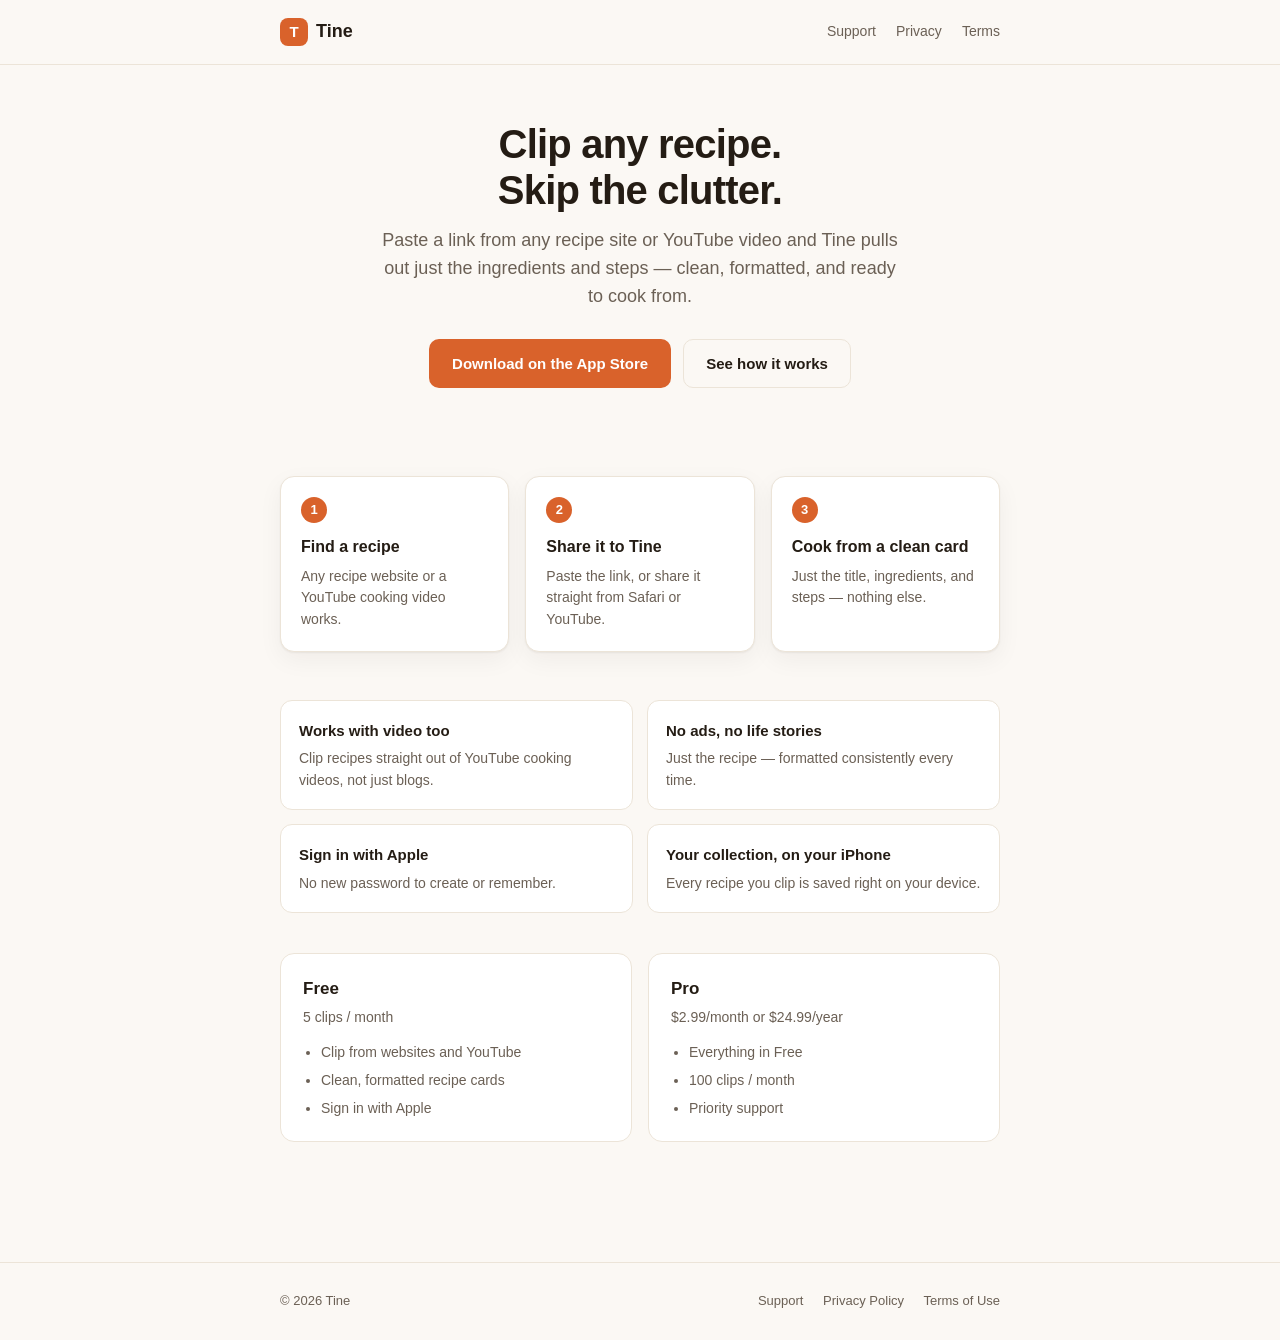
<file: index.html>
<!doctype html>
<html lang="en">
<head>
  <meta charset="utf-8">
  <meta name="viewport" content="width=device-width, initial-scale=1">
  <title>Tine — Clip any recipe, clutter-free</title>
  <meta name="description" content="Tine turns any recipe website or cooking video into a clean, distraction-free recipe card — no life stories, no pop-ups, no ads.">
  <link rel="stylesheet" href="styles.css">
</head>
<body>
  <header class="site">
    <div class="nav">
      <a class="brand" href="index.html"><span class="mark">T</span>Tine</a>
      <nav class="nav-links">
        <a href="support.html">Support</a>
        <a href="privacy.html">Privacy</a>
        <a href="terms.html">Terms</a>
      </nav>
    </div>
  </header>

  <main>
    <section class="wrap hero">
      <h1>Clip any recipe.<br>Skip the clutter.</h1>
      <p class="lead">Paste a link from any recipe site or YouTube video and Tine pulls out just the ingredients and steps — clean, formatted, and ready to cook from.</p>
      <div class="cta-row">
        <a class="btn btn-primary" href="#">Download on the App Store</a>
        <a class="btn btn-secondary" href="support.html">See how it works</a>
      </div>
    </section>

    <section class="wrap">
      <div class="steps">
        <div class="step">
          <div class="num">1</div>
          <h3>Find a recipe</h3>
          <p>Any recipe website or a YouTube cooking video works.</p>
        </div>
        <div class="step">
          <div class="num">2</div>
          <h3>Share it to Tine</h3>
          <p>Paste the link, or share it straight from Safari or YouTube.</p>
        </div>
        <div class="step">
          <div class="num">3</div>
          <h3>Cook from a clean card</h3>
          <p>Just the title, ingredients, and steps — nothing else.</p>
        </div>
      </div>
    </section>

    <section class="wrap">
      <div class="features">
        <div class="feature">
          <h3>Works with video too</h3>
          <p>Clip recipes straight out of YouTube cooking videos, not just blogs.</p>
        </div>
        <div class="feature">
          <h3>No ads, no life stories</h3>
          <p>Just the recipe — formatted consistently every time.</p>
        </div>
        <div class="feature">
          <h3>Sign in with Apple</h3>
          <p>No new password to create or remember.</p>
        </div>
        <div class="feature">
          <h3>Your collection, on your iPhone</h3>
          <p>Every recipe you clip is saved right on your device.</p>
        </div>
      </div>
    </section>

    <section class="wrap">
      <div class="pricing">
        <div class="plan">
          <h3>Free</h3>
          <div class="price">5 clips / month</div>
          <ul>
            <li>Clip from websites and YouTube</li>
            <li>Clean, formatted recipe cards</li>
            <li>Sign in with Apple</li>
          </ul>
        </div>
        <div class="plan">
          <h3>Pro</h3>
          <div class="price">$2.99/month or $24.99/year</div>
          <ul>
            <li>Everything in Free</li>
            <li>100 clips / month</li>
            <li>Priority support</li>
          </ul>
        </div>
      </div>
    </section>
  </main>

  <footer class="site">
    <div class="wrap">
      <span>© 2026 Tine</span>
      <nav>
        <a href="support.html">Support</a>
        <a href="privacy.html">Privacy Policy</a>
        <a href="terms.html">Terms of Use</a>
      </nav>
    </div>
  </footer>
</body>
</html>
</file>
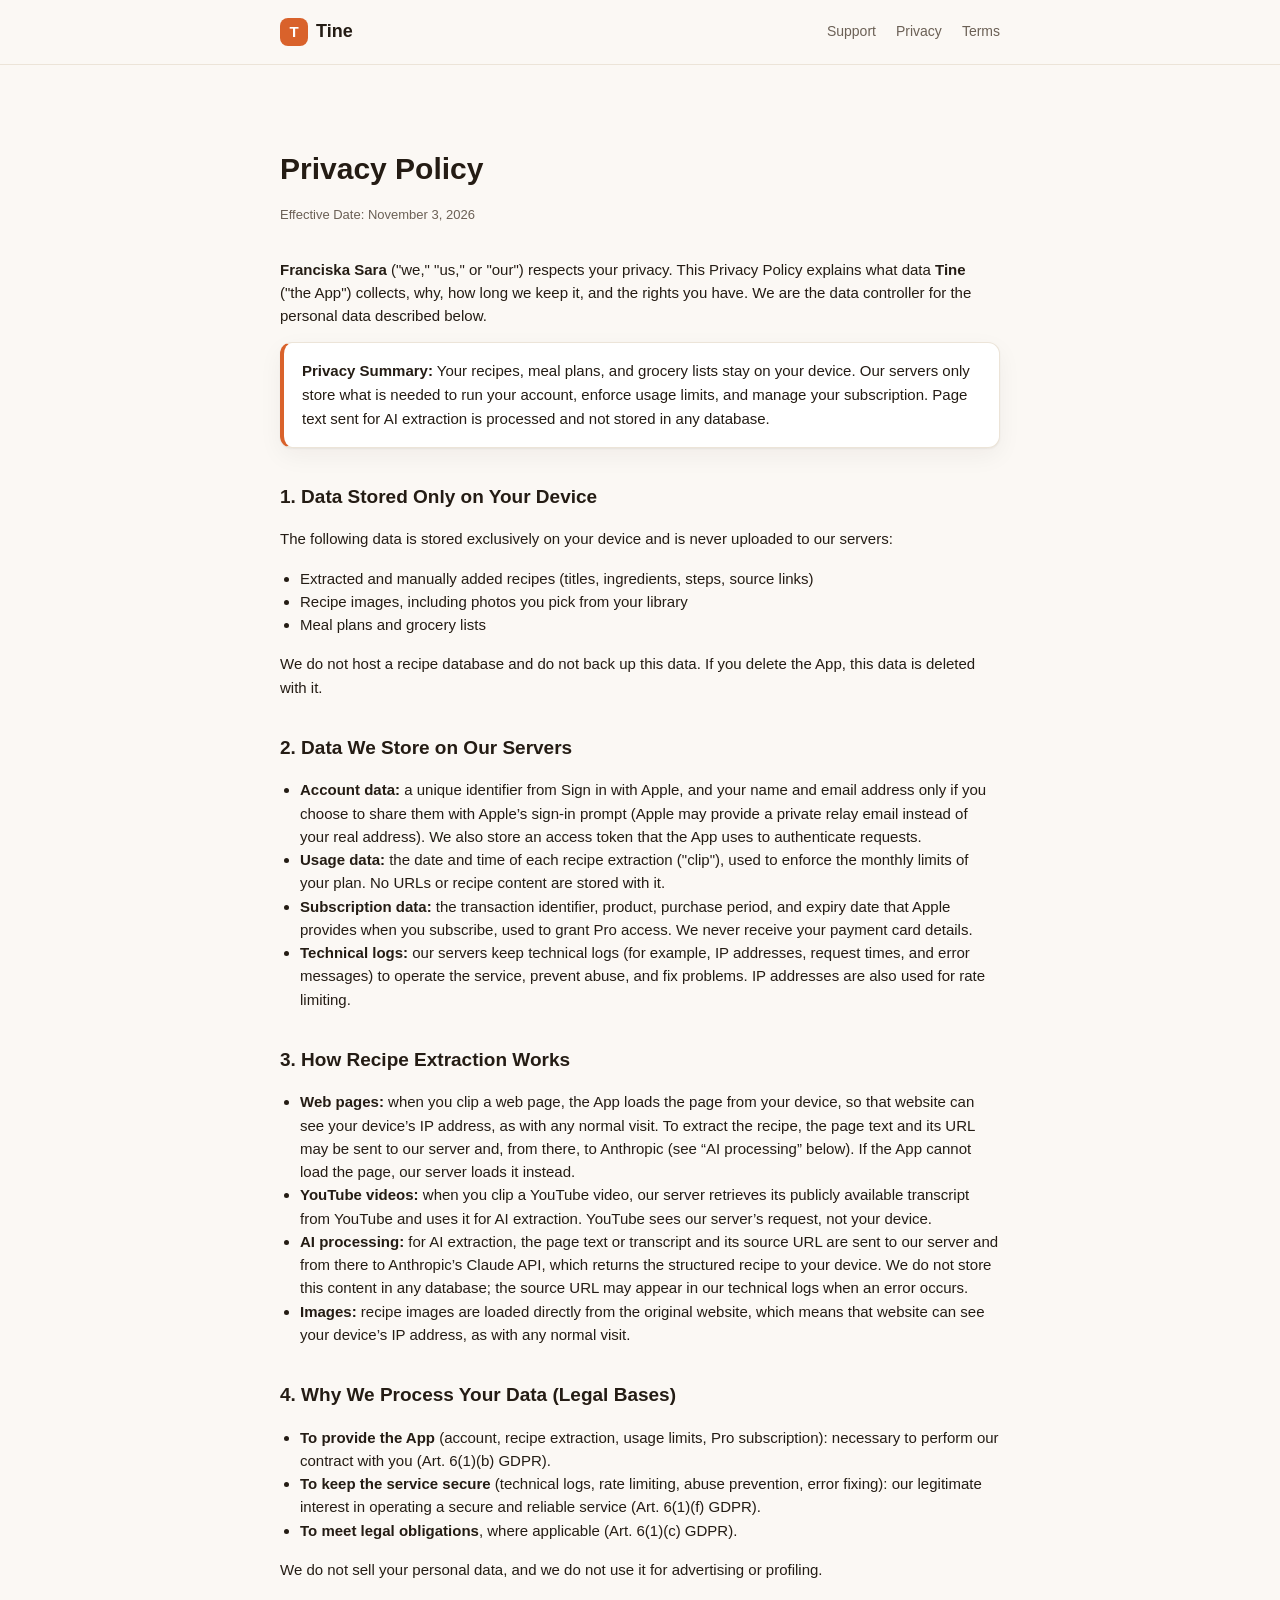
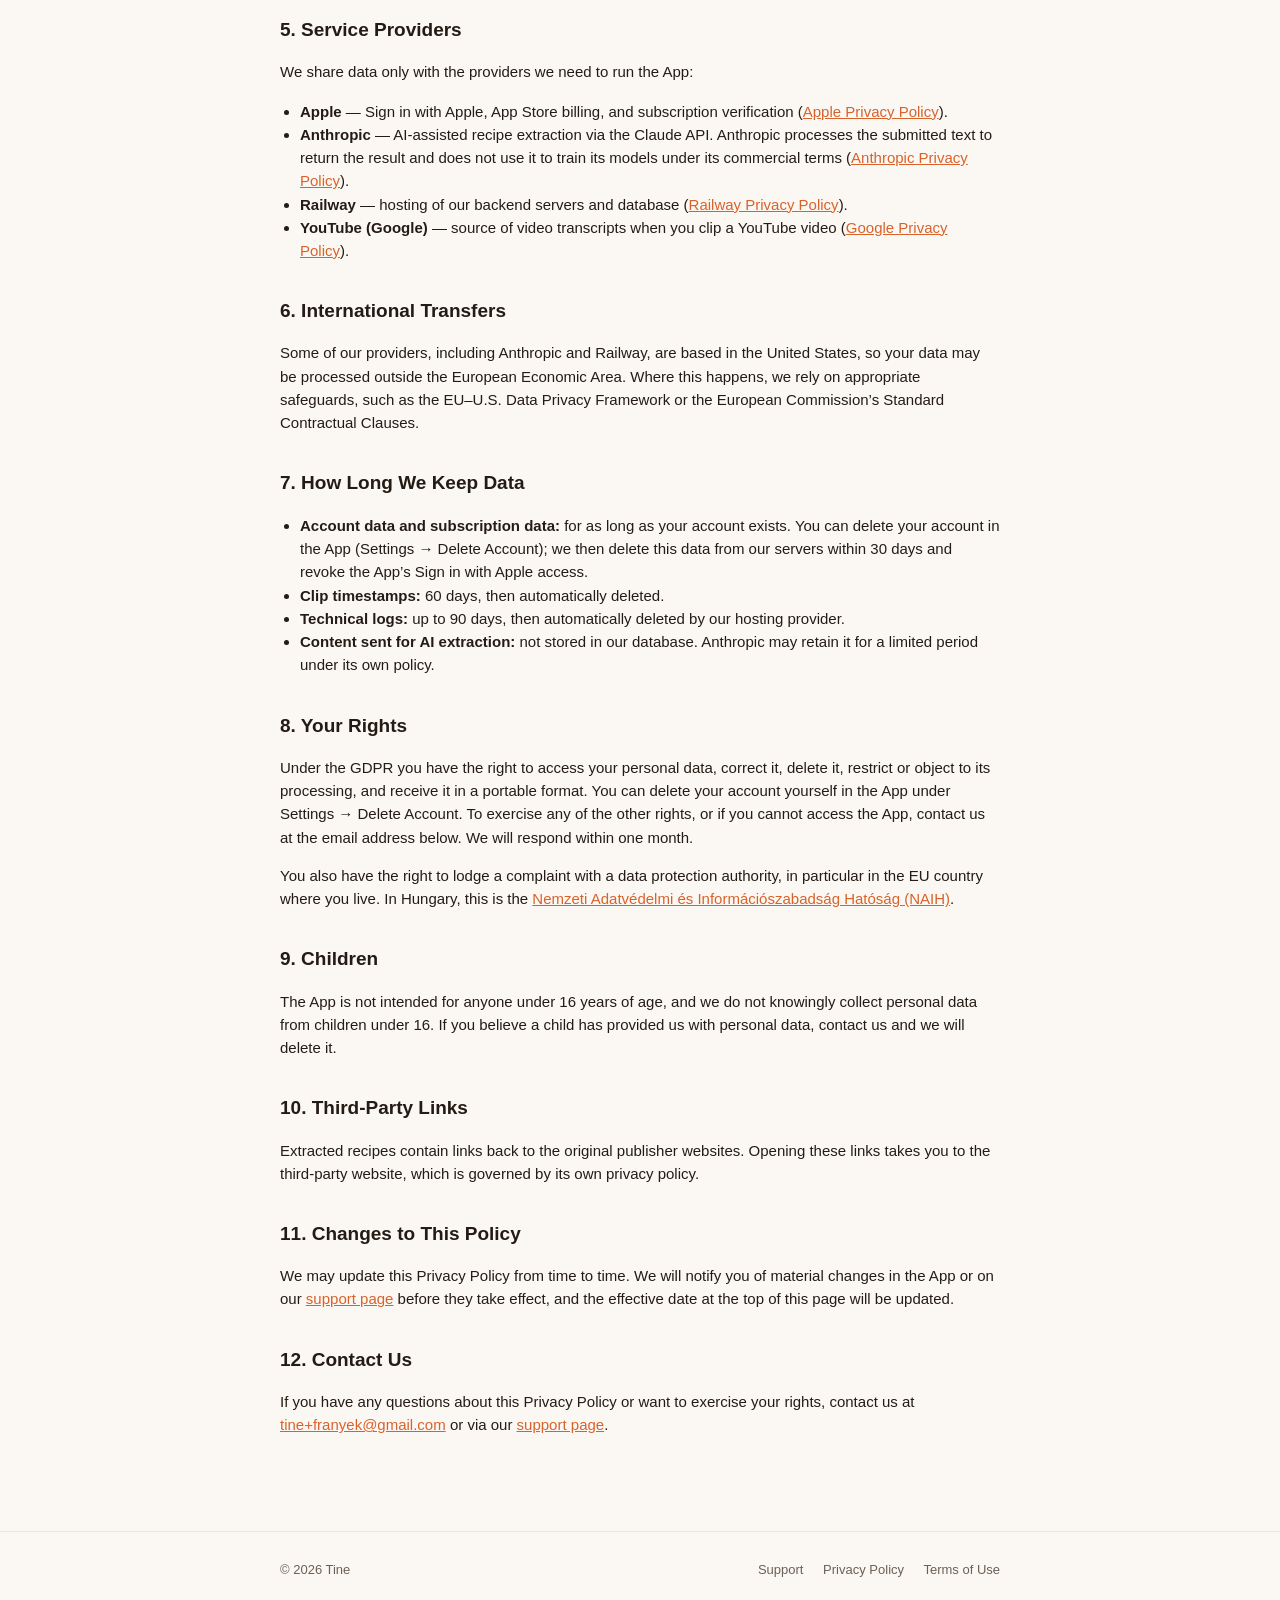
<file: privacy.html>
<!doctype html>
<html lang="en">
<head>
  <meta charset="utf-8">
  <meta name="viewport" content="width=device-width, initial-scale=1">
  <title>Privacy Policy — Tine</title>
  <meta name="description" content="Tine's privacy policy: what data we collect, why, and how to delete your account.">
  <link rel="stylesheet" href="styles.css">
</head>
<body>
  <header class="site">
    <div class="nav">
      <a class="brand" href="index.html"><span class="mark">T</span>Tine</a>
      <nav class="nav-links">
        <a href="support.html">Support</a>
        <a href="privacy.html">Privacy</a>
        <a href="terms.html">Terms</a>
      </nav>
    </div>
  </header>

  <main>
    <div class="wrap">
      <article class="doc">
        <h1>Privacy Policy</h1>
        <p class="updated">Effective Date: November 3, 2026</p>

        <p><strong>Franciska Sara</strong> ("we," "us," or "our") respects your privacy. This Privacy Policy explains what data <strong>Tine</strong> ("the App") collects, why, how long we keep it, and the rights you have. We are the data controller for the personal data described below.</p>

        <div class="highlight-card">
          <strong>Privacy Summary:</strong> Your recipes, meal plans, and grocery lists stay on your device. Our servers only store what is needed to run your account, enforce usage limits, and manage your subscription. Page text sent for AI extraction is processed and not stored in any database.
        </div>

        <h2>1. Data Stored Only on Your Device</h2>
        <p>The following data is stored exclusively on your device and is never uploaded to our servers:</p>
        <ul>
          <li>Extracted and manually added recipes (titles, ingredients, steps, source links)</li>
          <li>Recipe images, including photos you pick from your library</li>
          <li>Meal plans and grocery lists</li>
        </ul>
        <p>We do not host a recipe database and do not back up this data. If you delete the App, this data is deleted with it.</p>

        <h2>2. Data We Store on Our Servers</h2>
        <ul>
          <li><strong>Account data:</strong> a unique identifier from Sign in with Apple, and your name and email address only if you choose to share them with Apple’s sign-in prompt (Apple may provide a private relay email instead of your real address). We also store an access token that the App uses to authenticate requests.</li>
          <li><strong>Usage data:</strong> the date and time of each recipe extraction ("clip"), used to enforce the monthly limits of your plan. No URLs or recipe content are stored with it.</li>
          <li><strong>Subscription data:</strong> the transaction identifier, product, purchase period, and expiry date that Apple provides when you subscribe, used to grant Pro access. We never receive your payment card details.</li>
          <li><strong>Technical logs:</strong> our servers keep technical logs (for example, IP addresses, request times, and error messages) to operate the service, prevent abuse, and fix problems. IP addresses are also used for rate limiting.</li>
        </ul>

        <h2>3. How Recipe Extraction Works</h2>
        <ul>
          <li><strong>Web pages:</strong> when you clip a web page, the App loads the page from your device, so that website can see your device’s IP address, as with any normal visit. To extract the recipe, the page text and its URL may be sent to our server and, from there, to Anthropic (see “AI processing” below). If the App cannot load the page, our server loads it instead.</li>
          <li><strong>YouTube videos:</strong> when you clip a YouTube video, our server retrieves its publicly available transcript from YouTube and uses it for AI extraction. YouTube sees our server’s request, not your device.</li>
          <li><strong>AI processing:</strong> for AI extraction, the page text or transcript and its source URL are sent to our server and from there to Anthropic’s Claude API, which returns the structured recipe to your device. We do not store this content in any database; the source URL may appear in our technical logs when an error occurs.</li>
          <li><strong>Images:</strong> recipe images are loaded directly from the original website, which means that website can see your device’s IP address, as with any normal visit.</li>
        </ul>

        <h2>4. Why We Process Your Data (Legal Bases)</h2>
        <ul>
          <li><strong>To provide the App</strong> (account, recipe extraction, usage limits, Pro subscription): necessary to perform our contract with you (Art. 6(1)(b) GDPR).</li>
          <li><strong>To keep the service secure</strong> (technical logs, rate limiting, abuse prevention, error fixing): our legitimate interest in operating a secure and reliable service (Art. 6(1)(f) GDPR).</li>
          <li><strong>To meet legal obligations</strong>, where applicable (Art. 6(1)(c) GDPR).</li>
        </ul>
        <p>We do not sell your personal data, and we do not use it for advertising or profiling.</p>

        <h2>5. Service Providers</h2>
        <p>We share data only with the providers we need to run the App:</p>
        <ul>
          <li><strong>Apple</strong> — Sign in with Apple, App Store billing, and subscription verification (<a href="https://www.apple.com/legal/privacy/">Apple Privacy Policy</a>).</li>
          <li><strong>Anthropic</strong> — AI-assisted recipe extraction via the Claude API. Anthropic processes the submitted text to return the result and does not use it to train its models under its commercial terms (<a href="https://www.anthropic.com/legal/privacy">Anthropic Privacy Policy</a>).</li>
          <li><strong>Railway</strong> — hosting of our backend servers and database (<a href="https://railway.com/legal/privacy">Railway Privacy Policy</a>).</li>
          <li><strong>YouTube (Google)</strong> — source of video transcripts when you clip a YouTube video (<a href="https://policies.google.com/privacy">Google Privacy Policy</a>).</li>
        </ul>

        <h2>6. International Transfers</h2>
        <p>Some of our providers, including Anthropic and Railway, are based in the United States, so your data may be processed outside the European Economic Area. Where this happens, we rely on appropriate safeguards, such as the EU–U.S. Data Privacy Framework or the European Commission’s Standard Contractual Clauses.</p>

        <h2>7. How Long We Keep Data</h2>
        <ul>
          <li><strong>Account data and subscription data:</strong> for as long as your account exists. You can delete your account in the App (Settings → Delete Account); we then delete this data from our servers within 30 days and revoke the App’s Sign in with Apple access.</li>
          <li><strong>Clip timestamps:</strong> 60 days, then automatically deleted.</li>
          <li><strong>Technical logs:</strong> up to 90 days, then automatically deleted by our hosting provider.</li>
          <li><strong>Content sent for AI extraction:</strong> not stored in our database. Anthropic may retain it for a limited period under its own policy.</li>
        </ul>

        <h2>8. Your Rights</h2>
        <p>Under the GDPR you have the right to access your personal data, correct it, delete it, restrict or object to its processing, and receive it in a portable format. You can delete your account yourself in the App under Settings → Delete Account. To exercise any of the other rights, or if you cannot access the App, contact us at the email address below. We will respond within one month.</p>
        <p>You also have the right to lodge a complaint with a data protection authority, in particular in the EU country where you live. In Hungary, this is the <a href="https://naih.hu">Nemzeti Adatvédelmi és Információszabadság Hatóság (NAIH)</a>.</p>

        <h2>9. Children</h2>
        <p>The App is not intended for anyone under 16 years of age, and we do not knowingly collect personal data from children under 16. If you believe a child has provided us with personal data, contact us and we will delete it.</p>

        <h2>10. Third-Party Links</h2>
        <p>Extracted recipes contain links back to the original publisher websites. Opening these links takes you to the third-party website, which is governed by its own privacy policy.</p>

        <h2>11. Changes to This Policy</h2>
        <p>We may update this Privacy Policy from time to time. We will notify you of material changes in the App or on our <a href="support.html">support page</a> before they take effect, and the effective date at the top of this page will be updated.</p>

        <h2>12. Contact Us</h2>
        <p>If you have any questions about this Privacy Policy or want to exercise your rights, contact us at <a href="mailto:tine+franyek@gmail.com">tine+franyek@gmail.com</a> or via our <a href="support.html">support page</a>.</p>
      </article>
    </div>
  </main>

  <footer class="site">
    <div class="wrap">
      <span>© 2026 Tine</span>
      <nav>
        <a href="support.html">Support</a>
        <a href="privacy.html">Privacy Policy</a>
        <a href="terms.html">Terms of Use</a>
      </nav>
    </div>
  </footer>
</body>
</html>
</file>
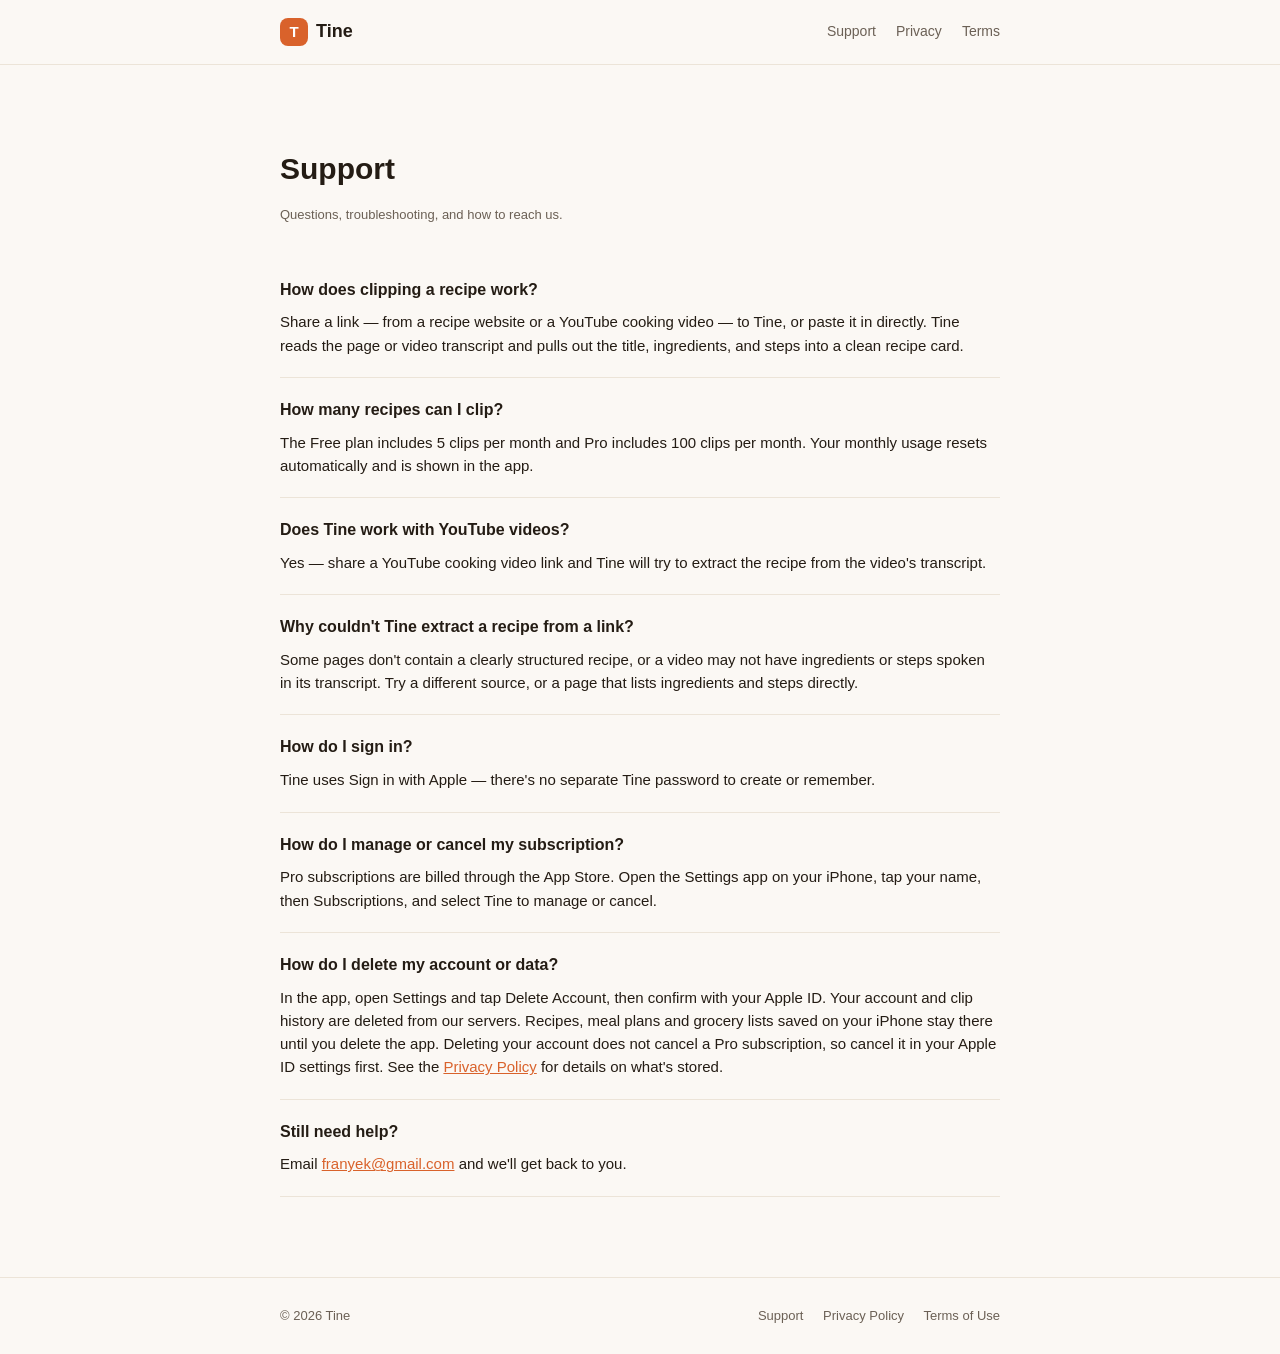
<file: support.html>
<!doctype html>
<html lang="en">
<head>
  <meta charset="utf-8">
  <meta name="viewport" content="width=device-width, initial-scale=1">
  <title>Support — Tine</title>
  <meta name="description" content="Get help with Tine: how clipping works, subscriptions, and how to contact support.">
  <link rel="stylesheet" href="styles.css">
</head>
<body>
  <header class="site">
    <div class="nav">
      <a class="brand" href="index.html"><span class="mark">T</span>Tine</a>
      <nav class="nav-links">
        <a href="support.html">Support</a>
        <a href="privacy.html">Privacy</a>
        <a href="terms.html">Terms</a>
      </nav>
    </div>
  </header>

  <main>
    <div class="wrap">
      <article class="doc">
        <h1>Support</h1>
        <p class="updated">Questions, troubleshooting, and how to reach us.</p>

        <div class="faq-item">
          <h3>How does clipping a recipe work?</h3>
          <p>Share a link — from a recipe website or a YouTube cooking video — to Tine, or paste it in directly. Tine reads the page or video transcript and pulls out the title, ingredients, and steps into a clean recipe card.</p>
        </div>

        <div class="faq-item">
          <h3>How many recipes can I clip?</h3>
          <p>The Free plan includes 5 clips per month and Pro includes 100 clips per month. Your monthly usage resets automatically and is shown in the app.</p>
        </div>

        <div class="faq-item">
          <h3>Does Tine work with YouTube videos?</h3>
          <p>Yes — share a YouTube cooking video link and Tine will try to extract the recipe from the video's transcript.</p>
        </div>

        <div class="faq-item">
          <h3>Why couldn't Tine extract a recipe from a link?</h3>
          <p>Some pages don't contain a clearly structured recipe, or a video may not have ingredients or steps spoken in its transcript. Try a different source, or a page that lists ingredients and steps directly.</p>
        </div>

        <div class="faq-item">
          <h3>How do I sign in?</h3>
          <p>Tine uses Sign in with Apple — there's no separate Tine password to create or remember.</p>
        </div>

        <div class="faq-item">
          <h3>How do I manage or cancel my subscription?</h3>
          <p>Pro subscriptions are billed through the App Store. Open the Settings app on your iPhone, tap your name, then Subscriptions, and select Tine to manage or cancel.</p>
        </div>

        <div class="faq-item">
          <h3>How do I delete my account or data?</h3>
          <p>In the app, open Settings and tap Delete Account, then confirm with your Apple ID. Your account and clip history are deleted from our servers. Recipes, meal plans and grocery lists saved on your iPhone stay there until you delete the app. Deleting your account does not cancel a Pro subscription, so cancel it in your Apple ID settings first. See the <a href="privacy.html">Privacy Policy</a> for details on what's stored.</p>
        </div>

        <div class="faq-item">
          <h3>Still need help?</h3>
          <p>Email <a href="mailto:franyek@gmail.com">franyek@gmail.com</a> and we'll get back to you.</p>
        </div>
      </article>
    </div>
  </main>

  <footer class="site">
    <div class="wrap">
      <span>© 2026 Tine</span>
      <nav>
        <a href="support.html">Support</a>
        <a href="privacy.html">Privacy Policy</a>
        <a href="terms.html">Terms of Use</a>
      </nav>
    </div>
  </footer>
</body>
</html>
</file>
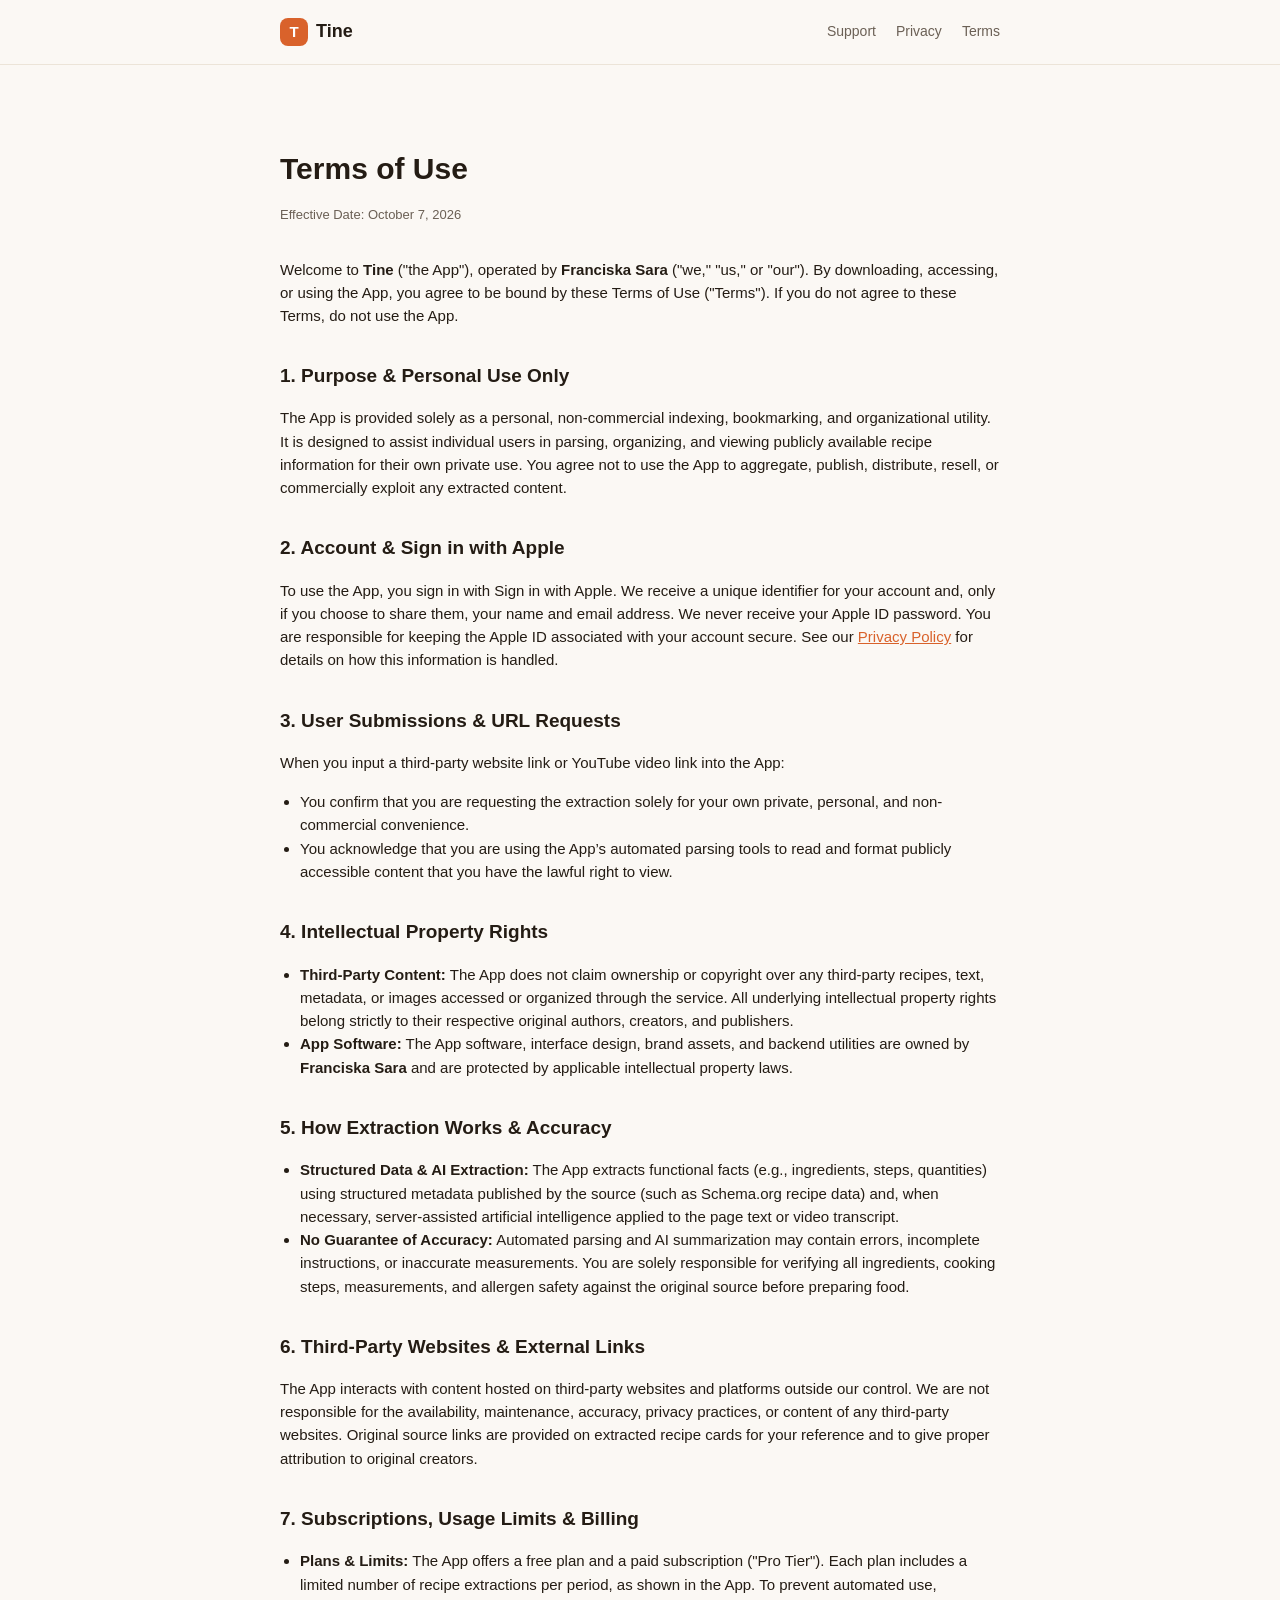
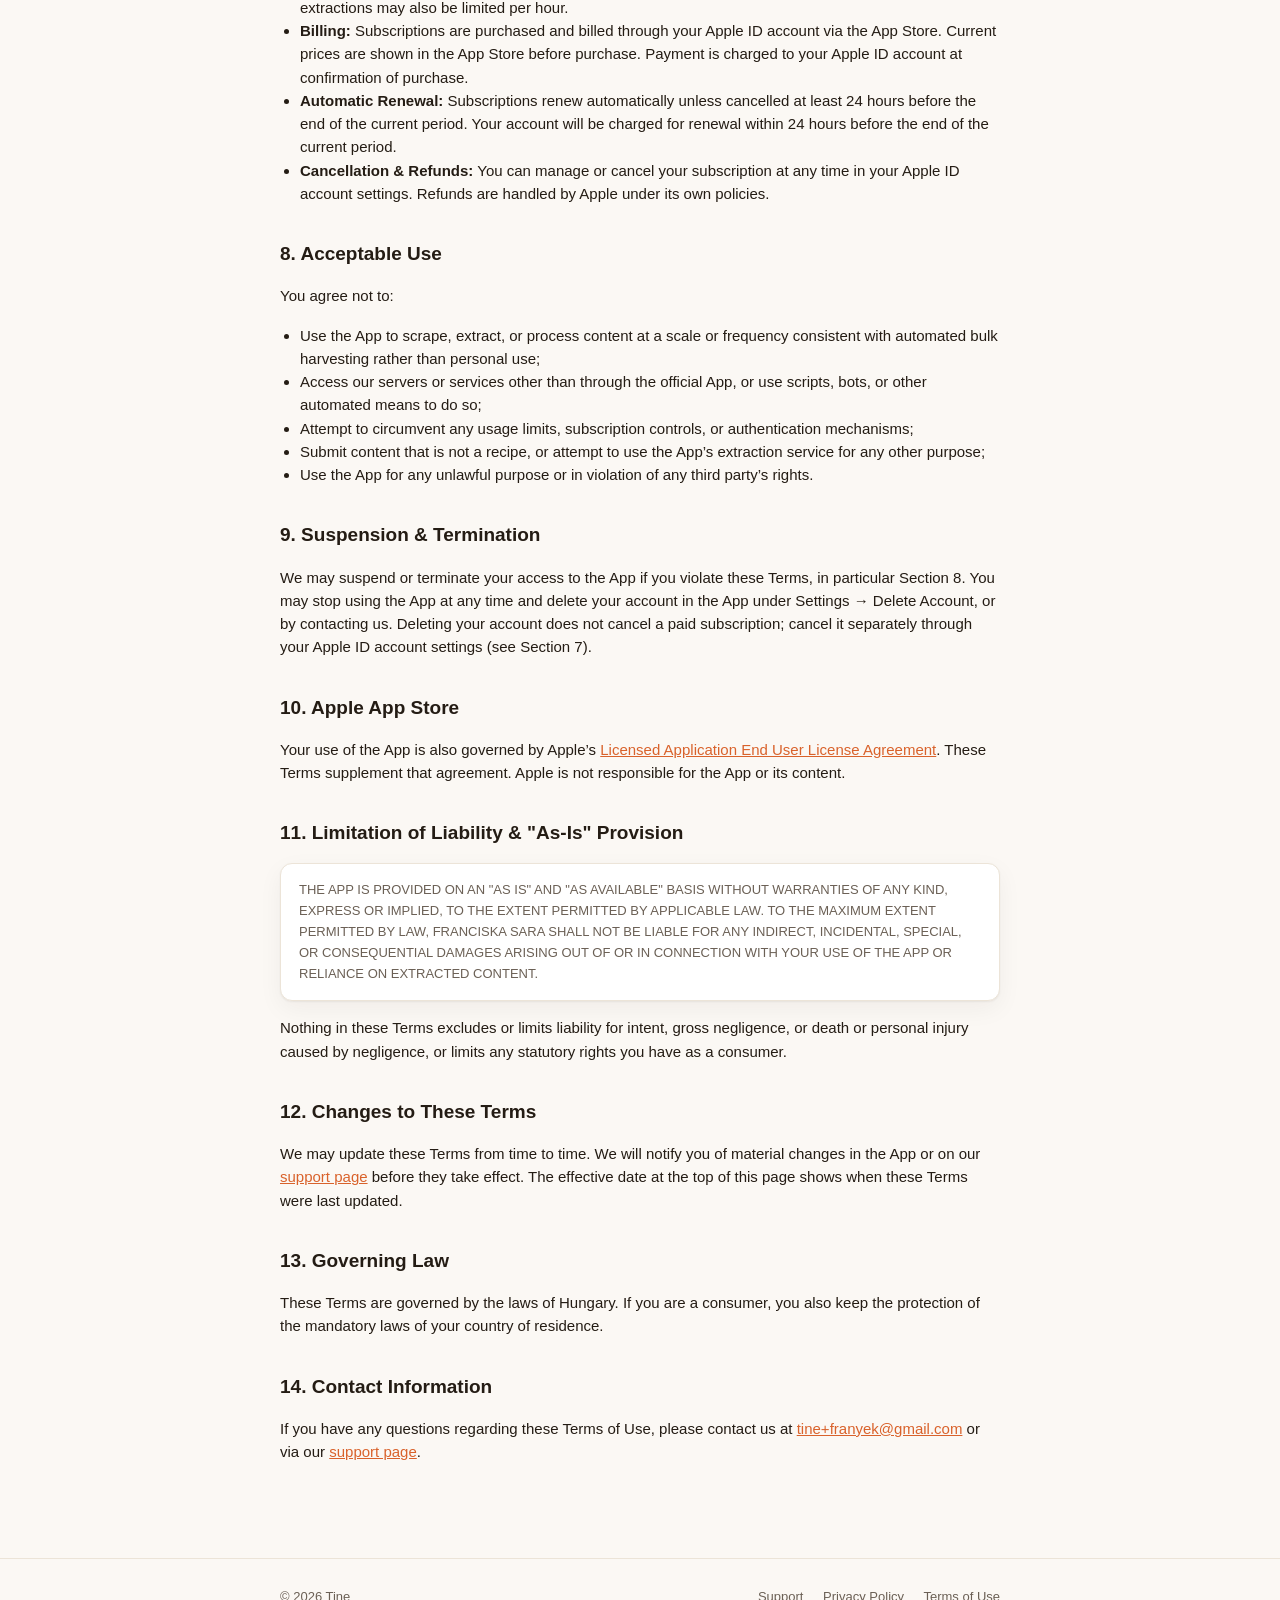
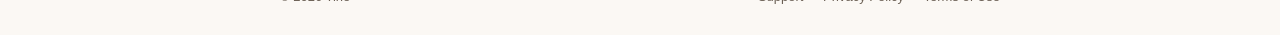
<file: terms.html>
<!doctype html>
<html lang="en">
<head>
  <meta charset="utf-8">
  <meta name="viewport" content="width=device-width, initial-scale=1">
  <title>Terms of Use — Tine</title>
  <meta name="description" content="Tine's terms of use: subscriptions, fair use, extracted recipe content, and liability.">
  <link rel="stylesheet" href="styles.css">
</head>
<body>
  <header class="site">
    <div class="nav">
      <a class="brand" href="index.html"><span class="mark">T</span>Tine</a>
      <nav class="nav-links">
        <a href="support.html">Support</a>
        <a href="privacy.html">Privacy</a>
        <a href="terms.html">Terms</a>
      </nav>
    </div>
  </header>

  <main>
    <div class="wrap">
      <article class="doc">
        <h1>Terms of Use</h1>
        <p class="updated">Effective Date: October 7, 2026</p>

        <p>Welcome to <strong>Tine</strong> ("the App"), operated by <strong>Franciska Sara</strong> ("we," "us," or "our"). By downloading, accessing, or using the App, you agree to be bound by these Terms of Use ("Terms"). If you do not agree to these Terms, do not use the App.</p>

        <h2>1. Purpose &amp; Personal Use Only</h2>
        <p>The App is provided solely as a personal, non-commercial indexing, bookmarking, and organizational utility. It is designed to assist individual users in parsing, organizing, and viewing publicly available recipe information for their own private use. You agree not to use the App to aggregate, publish, distribute, resell, or commercially exploit any extracted content.</p>

        <h2>2. Account &amp; Sign in with Apple</h2>
        <p>To use the App, you sign in with Sign in with Apple. We receive a unique identifier for your account and, only if you choose to share them, your name and email address. We never receive your Apple ID password. You are responsible for keeping the Apple ID associated with your account secure. See our <a href="privacy.html">Privacy Policy</a> for details on how this information is handled.</p>

        <h2>3. User Submissions &amp; URL Requests</h2>
        <p>When you input a third-party website link or YouTube video link into the App:</p>
        <ul>
          <li>You confirm that you are requesting the extraction solely for your own private, personal, and non-commercial convenience.</li>
          <li>You acknowledge that you are using the App’s automated parsing tools to read and format publicly accessible content that you have the lawful right to view.</li>
        </ul>

        <h2>4. Intellectual Property Rights</h2>
        <ul>
          <li><strong>Third-Party Content:</strong> The App does not claim ownership or copyright over any third-party recipes, text, metadata, or images accessed or organized through the service. All underlying intellectual property rights belong strictly to their respective original authors, creators, and publishers.</li>
          <li><strong>App Software:</strong> The App software, interface design, brand assets, and backend utilities are owned by <strong>Franciska Sara</strong> and are protected by applicable intellectual property laws.</li>
        </ul>

        <h2>5. How Extraction Works &amp; Accuracy</h2>
        <ul>
          <li><strong>Structured Data &amp; AI Extraction:</strong> The App extracts functional facts (e.g., ingredients, steps, quantities) using structured metadata published by the source (such as Schema.org recipe data) and, when necessary, server-assisted artificial intelligence applied to the page text or video transcript.</li>
          <li><strong>No Guarantee of Accuracy:</strong> Automated parsing and AI summarization may contain errors, incomplete instructions, or inaccurate measurements. You are solely responsible for verifying all ingredients, cooking steps, measurements, and allergen safety against the original source before preparing food.</li>
        </ul>

        <h2>6. Third-Party Websites &amp; External Links</h2>
        <p>The App interacts with content hosted on third-party websites and platforms outside our control. We are not responsible for the availability, maintenance, accuracy, privacy practices, or content of any third-party websites. Original source links are provided on extracted recipe cards for your reference and to give proper attribution to original creators.</p>

        <h2>7. Subscriptions, Usage Limits &amp; Billing</h2>
        <ul>
          <li><strong>Plans &amp; Limits:</strong> The App offers a free plan and a paid subscription ("Pro Tier"). Each plan includes a limited number of recipe extractions per period, as shown in the App. To prevent automated use, extractions may also be limited per hour.</li>
          <li><strong>Billing:</strong> Subscriptions are purchased and billed through your Apple ID account via the App Store. Current prices are shown in the App Store before purchase. Payment is charged to your Apple ID account at confirmation of purchase.</li>
          <li><strong>Automatic Renewal:</strong> Subscriptions renew automatically unless cancelled at least 24 hours before the end of the current period. Your account will be charged for renewal within 24 hours before the end of the current period.</li>
          <li><strong>Cancellation &amp; Refunds:</strong> You can manage or cancel your subscription at any time in your Apple ID account settings. Refunds are handled by Apple under its own policies.</li>
        </ul>

        <h2>8. Acceptable Use</h2>
        <p>You agree not to:</p>
        <ul>
          <li>Use the App to scrape, extract, or process content at a scale or frequency consistent with automated bulk harvesting rather than personal use;</li>
          <li>Access our servers or services other than through the official App, or use scripts, bots, or other automated means to do so;</li>
          <li>Attempt to circumvent any usage limits, subscription controls, or authentication mechanisms;</li>
          <li>Submit content that is not a recipe, or attempt to use the App’s extraction service for any other purpose;</li>
          <li>Use the App for any unlawful purpose or in violation of any third party’s rights.</li>
        </ul>

        <h2>9. Suspension &amp; Termination</h2>
        <p>We may suspend or terminate your access to the App if you violate these Terms, in particular Section 8. You may stop using the App at any time and delete your account in the App under Settings → Delete Account, or by contacting us. Deleting your account does not cancel a paid subscription; cancel it separately through your Apple ID account settings (see Section 7).</p>

        <h2>10. Apple App Store</h2>
        <p>Your use of the App is also governed by Apple’s <a href="https://www.apple.com/legal/internet-services/itunes/dev/stdeula/">Licensed Application End User License Agreement</a>. These Terms supplement that agreement. Apple is not responsible for the App or its content.</p>

        <h2>11. Limitation of Liability &amp; "As-Is" Provision</h2>
        <div class="disclaimer-card">
          THE APP IS PROVIDED ON AN "AS IS" AND "AS AVAILABLE" BASIS WITHOUT WARRANTIES OF ANY KIND, EXPRESS OR IMPLIED, TO THE EXTENT PERMITTED BY APPLICABLE LAW. TO THE MAXIMUM EXTENT PERMITTED BY LAW, FRANCISKA SARA SHALL NOT BE LIABLE FOR ANY INDIRECT, INCIDENTAL, SPECIAL, OR CONSEQUENTIAL DAMAGES ARISING OUT OF OR IN CONNECTION WITH YOUR USE OF THE APP OR RELIANCE ON EXTRACTED CONTENT.
        </div>
        <p>Nothing in these Terms excludes or limits liability for intent, gross negligence, or death or personal injury caused by negligence, or limits any statutory rights you have as a consumer.</p>

        <h2>12. Changes to These Terms</h2>
        <p>We may update these Terms from time to time. We will notify you of material changes in the App or on our <a href="support.html">support page</a> before they take effect. The effective date at the top of this page shows when these Terms were last updated.</p>

        <h2>13. Governing Law</h2>
        <p>These Terms are governed by the laws of Hungary. If you are a consumer, you also keep the protection of the mandatory laws of your country of residence.</p>

        <h2>14. Contact Information</h2>
        <p>If you have any questions regarding these Terms of Use, please contact us at <a href="mailto:tine+franyek@gmail.com">tine+franyek@gmail.com</a> or via our <a href="support.html">support page</a>.</p>
      </article>
    </div>
  </main>

  <footer class="site">
    <div class="wrap">
      <span>© 2026 Tine</span>
      <nav>
        <a href="support.html">Support</a>
        <a href="privacy.html">Privacy Policy</a>
        <a href="terms.html">Terms of Use</a>
      </nav>
    </div>
  </footer>
</body>
</html>
</file>
<file: styles.css>
:root {
  --bg: #fbf8f4;
  --bg-alt: #ffffff;
  --text: #241c14;
  --text-muted: #6b6055;
  --border: #ece4d8;
  --accent: #d9622b;
  --accent-text: #ffffff;
  --card-shadow: 0 1px 2px rgba(36, 28, 20, 0.06), 0 8px 24px rgba(36, 28, 20, 0.05);
}

@media (prefers-color-scheme: dark) {
  :root {
    --bg: #191410;
    --bg-alt: #221b15;
    --text: #f3ece2;
    --text-muted: #b3a698;
    --border: #35291f;
    --accent: #ef7d44;
    --accent-text: #1a1109;
    --card-shadow: 0 1px 2px rgba(0, 0, 0, 0.3), 0 8px 24px rgba(0, 0, 0, 0.25);
  }
}

* {
  box-sizing: border-box;
}

html {
  -webkit-text-size-adjust: 100%;
}

body {
  margin: 0;
  background: var(--bg);
  color: var(--text);
  font-family: -apple-system, BlinkMacSystemFont, "Segoe UI", Roboto, Helvetica, Arial, sans-serif;
  line-height: 1.55;
}

a {
  color: var(--accent);
}

.wrap {
  max-width: 760px;
  margin: 0 auto;
  padding: 0 20px;
}

header.site {
  border-bottom: 1px solid var(--border);
}

.nav {
  max-width: 760px;
  margin: 0 auto;
  padding: 18px 20px;
  display: flex;
  align-items: center;
  justify-content: space-between;
}

.brand {
  display: flex;
  align-items: center;
  gap: 8px;
  font-weight: 700;
  font-size: 18px;
  text-decoration: none;
  color: var(--text);
}

.brand .mark {
  width: 28px;
  height: 28px;
  border-radius: 8px;
  background: var(--accent);
  display: inline-flex;
  align-items: center;
  justify-content: center;
  color: var(--accent-text);
  font-size: 15px;
  font-weight: 800;
}

.nav-links {
  display: flex;
  gap: 20px;
  font-size: 14px;
}

.nav-links a {
  color: var(--text-muted);
  text-decoration: none;
}

.nav-links a:hover {
  color: var(--text);
}

main {
  padding: 56px 0 80px;
}

.hero {
  text-align: center;
  padding-bottom: 40px;
}

.hero h1 {
  font-size: 40px;
  line-height: 1.15;
  margin: 0 0 14px;
  letter-spacing: -0.02em;
}

.hero p.lead {
  font-size: 18px;
  color: var(--text-muted);
  max-width: 520px;
  margin: 0 auto 28px;
}

.cta-row {
  display: flex;
  gap: 12px;
  justify-content: center;
  flex-wrap: wrap;
}

.btn {
  display: inline-block;
  padding: 12px 22px;
  border-radius: 10px;
  font-weight: 600;
  font-size: 15px;
  text-decoration: none;
  border: 1px solid transparent;
}

.btn-primary {
  background: var(--accent);
  color: var(--accent-text);
}

.btn-secondary {
  background: transparent;
  color: var(--text);
  border-color: var(--border);
}

.steps {
  display: grid;
  grid-template-columns: repeat(3, 1fr);
  gap: 16px;
  margin: 48px 0;
}

.step {
  background: var(--bg-alt);
  border: 1px solid var(--border);
  border-radius: 14px;
  padding: 20px;
  box-shadow: var(--card-shadow);
}

.step .num {
  width: 26px;
  height: 26px;
  border-radius: 50%;
  background: var(--accent);
  color: var(--accent-text);
  font-size: 13px;
  font-weight: 700;
  display: flex;
  align-items: center;
  justify-content: center;
  margin-bottom: 12px;
}

.step h3 {
  margin: 0 0 6px;
  font-size: 16px;
}

.step p {
  margin: 0;
  font-size: 14px;
  color: var(--text-muted);
}

.features {
  display: grid;
  grid-template-columns: repeat(2, 1fr);
  gap: 14px;
  margin: 40px 0;
}

.feature {
  padding: 18px;
  border: 1px solid var(--border);
  border-radius: 12px;
  background: var(--bg-alt);
}

.feature h3 {
  margin: 0 0 6px;
  font-size: 15px;
}

.feature p {
  margin: 0;
  font-size: 14px;
  color: var(--text-muted);
}

.pricing {
  display: grid;
  grid-template-columns: repeat(2, 1fr);
  gap: 16px;
  margin: 40px 0;
}

.plan {
  border: 1px solid var(--border);
  border-radius: 14px;
  padding: 22px;
  background: var(--bg-alt);
}

.plan h3 {
  margin: 0 0 4px;
  font-size: 17px;
}

.plan .price {
  color: var(--text-muted);
  font-size: 14px;
  margin-bottom: 14px;
}

.plan ul {
  margin: 0;
  padding-left: 18px;
  font-size: 14px;
  color: var(--text-muted);
}

.plan ul li + li {
  margin-top: 6px;
}

article.doc h1 {
  font-size: 30px;
  margin-bottom: 4px;
}

article.doc .updated {
  color: var(--text-muted);
  font-size: 13px;
  margin-bottom: 32px;
}

article.doc h2 {
  font-size: 19px;
  margin-top: 34px;
}

article.doc p,
article.doc li {
  font-size: 15px;
  color: var(--text);
}

article.doc ul {
  padding-left: 20px;
}

article.doc .highlight-card {
  background: var(--bg-alt);
  border: 1px solid var(--border);
  border-left: 4px solid var(--accent);
  border-radius: 12px;
  padding: 16px 18px;
  margin: 12px 0 8px;
  font-size: 15px;
  line-height: 1.6;
  box-shadow: var(--card-shadow);
}

article.doc .disclaimer-card {
  background: var(--bg-alt);
  border: 1px solid var(--border);
  border-radius: 12px;
  padding: 16px 18px;
  margin: 12px 0;
  font-size: 13px;
  line-height: 1.6;
  color: var(--text-muted);
  box-shadow: var(--card-shadow);
}

.faq-item {
  border-bottom: 1px solid var(--border);
  padding: 20px 0;
}

.faq-item:first-child {
  padding-top: 0;
}

.faq-item h3 {
  margin: 0 0 8px;
  font-size: 16px;
}

.faq-item p {
  margin: 0;
  color: var(--text-muted);
  font-size: 15px;
}

footer.site {
  border-top: 1px solid var(--border);
  padding: 28px 0;
}

footer.site .wrap {
  display: flex;
  align-items: center;
  justify-content: space-between;
  flex-wrap: wrap;
  gap: 12px;
  font-size: 13px;
  color: var(--text-muted);
}

footer.site a {
  color: var(--text-muted);
  text-decoration: none;
  margin-left: 16px;
}

footer.site a:hover {
  color: var(--text);
}

@media (max-width: 560px) {
  .hero h1 {
    font-size: 30px;
  }
  .steps,
  .features,
  .pricing {
    grid-template-columns: 1fr;
  }
  .nav-links {
    gap: 12px;
  }
  footer.site .wrap {
    flex-direction: column;
    align-items: flex-start;
  }
  footer.site a {
    margin-left: 0;
    margin-right: 16px;
  }
}
</file>
